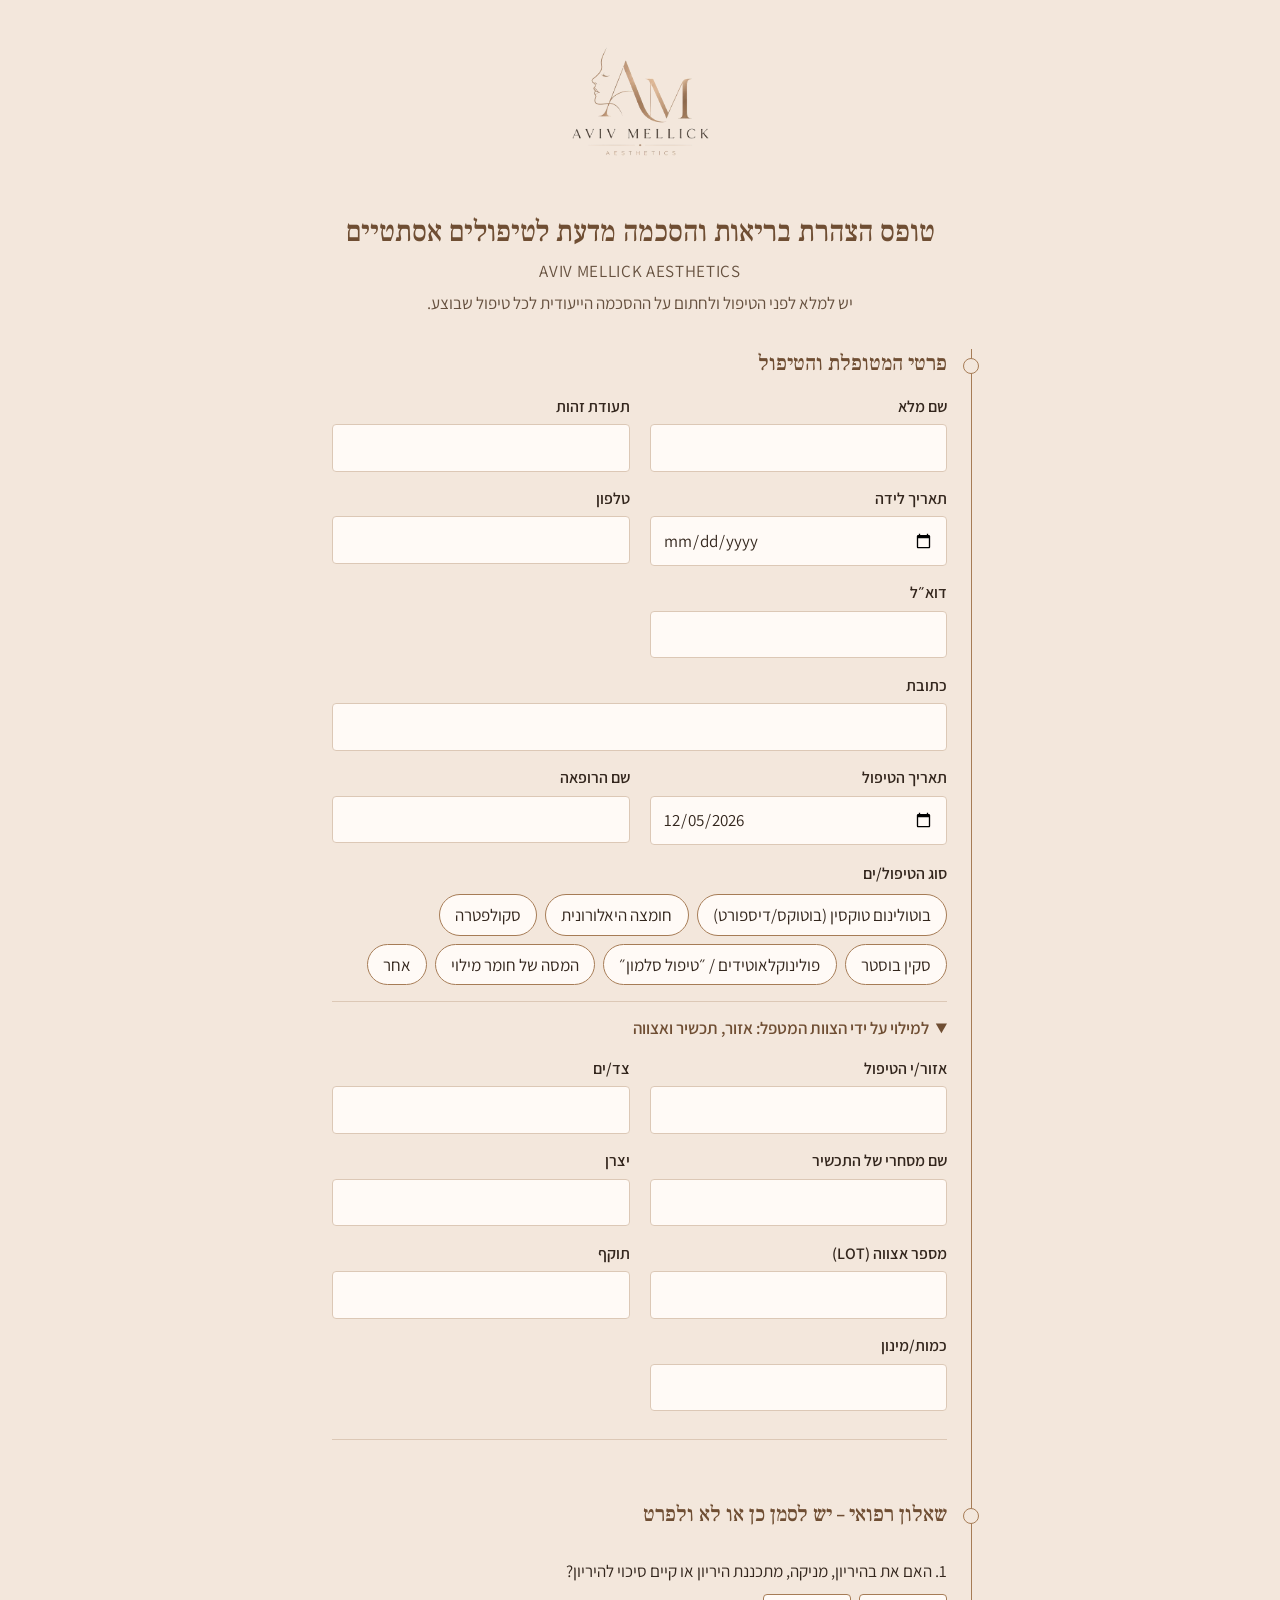
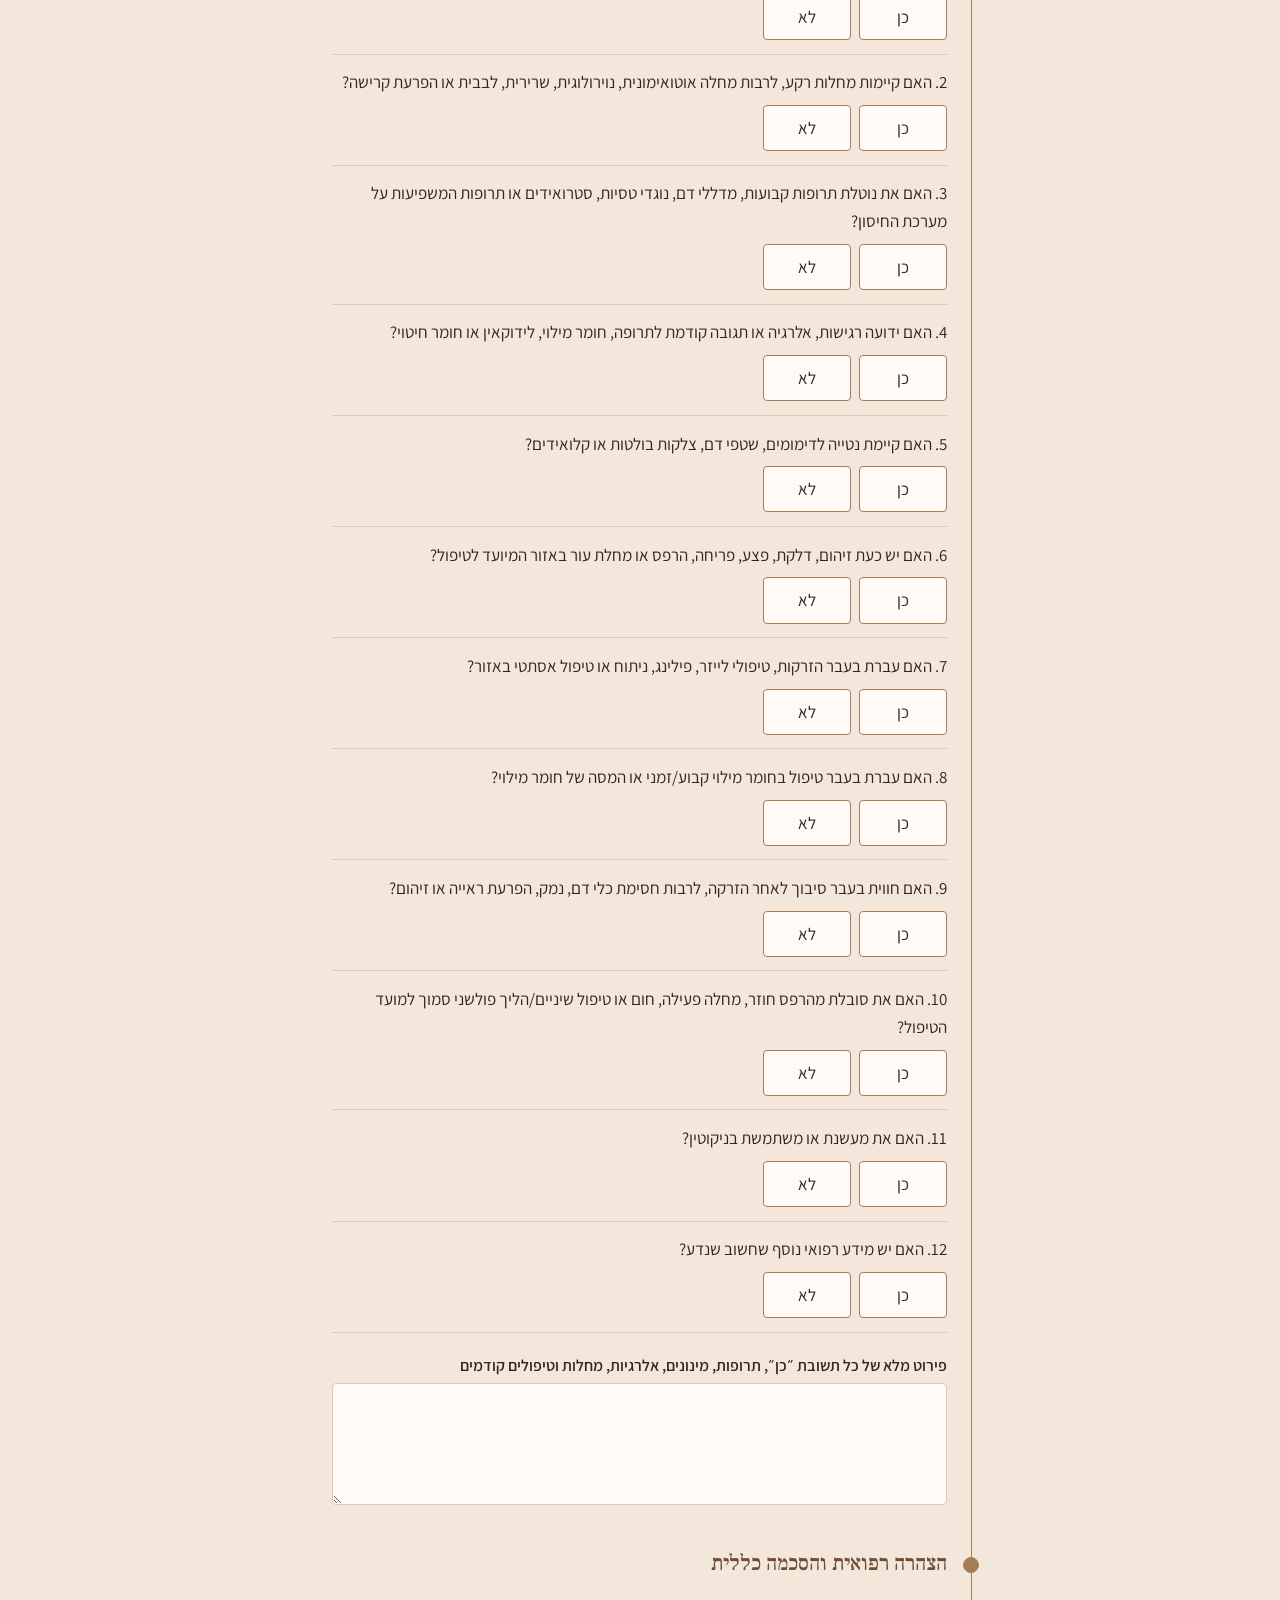
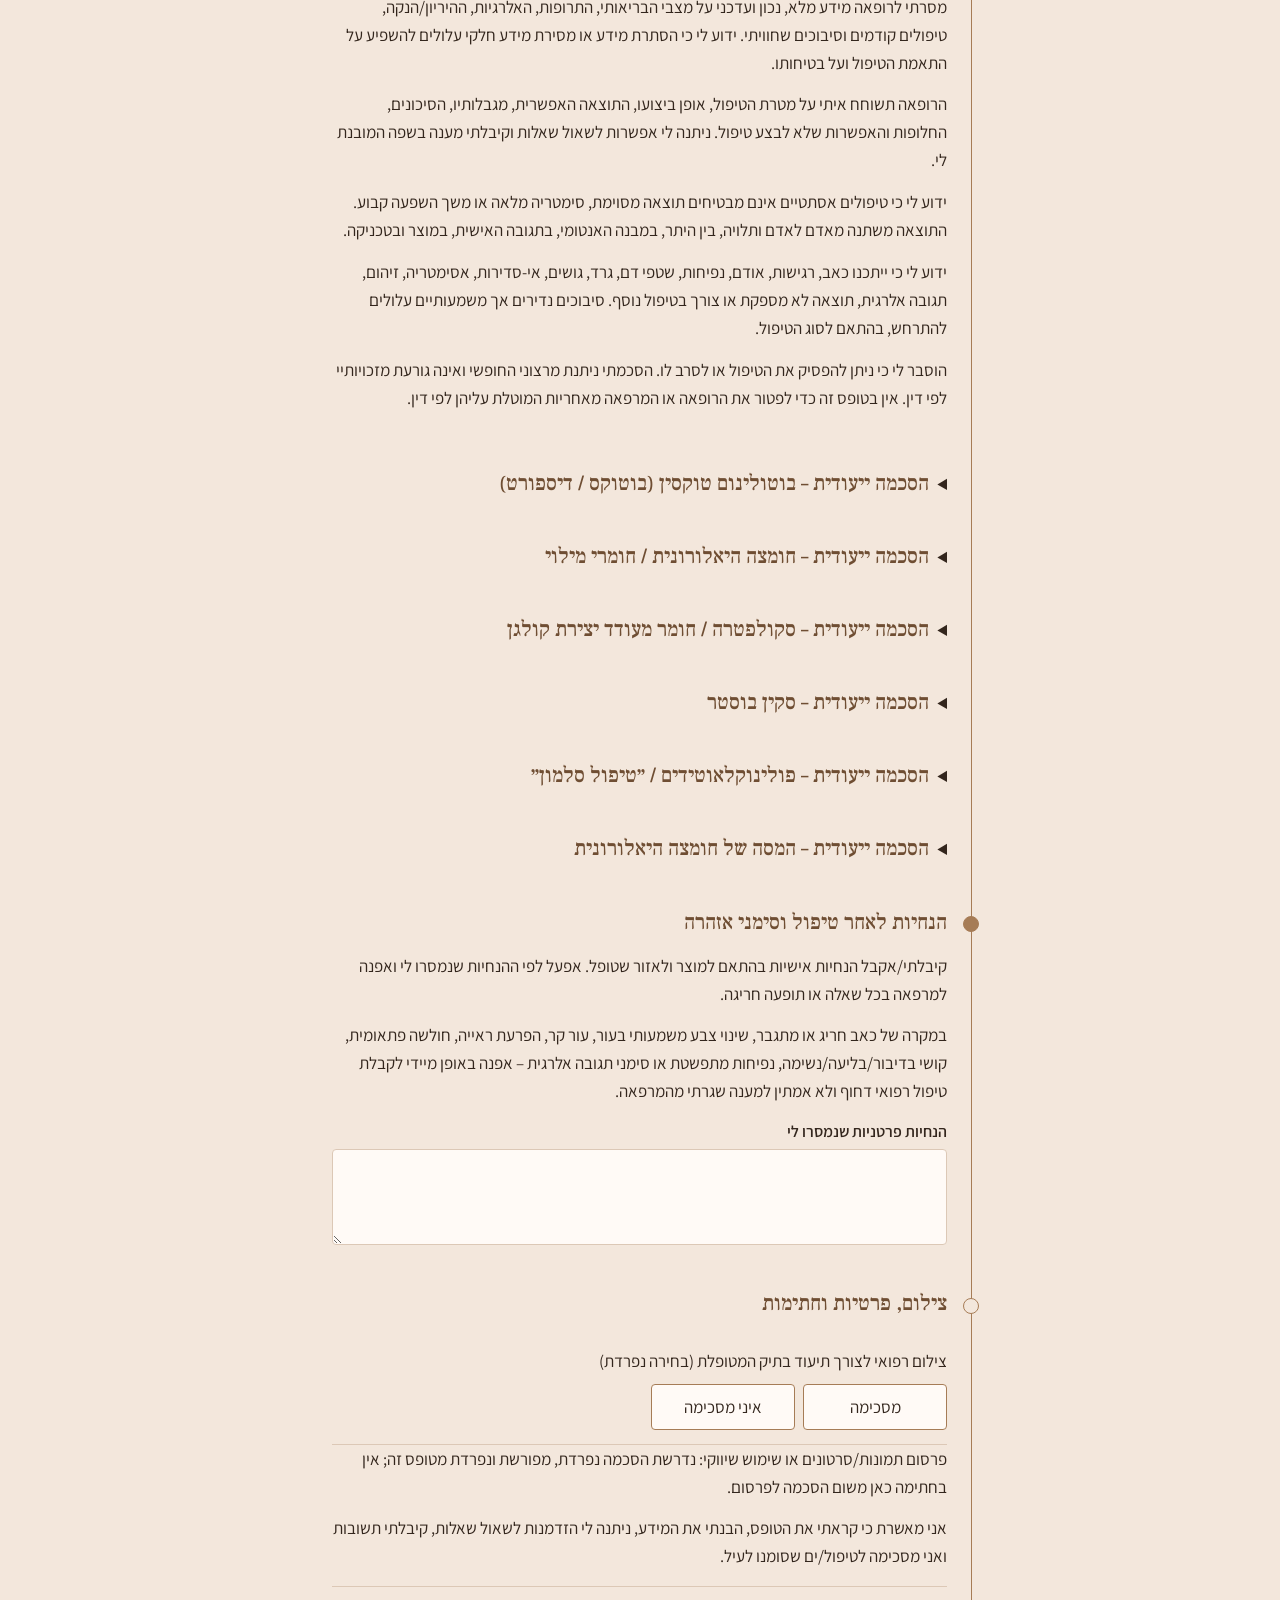
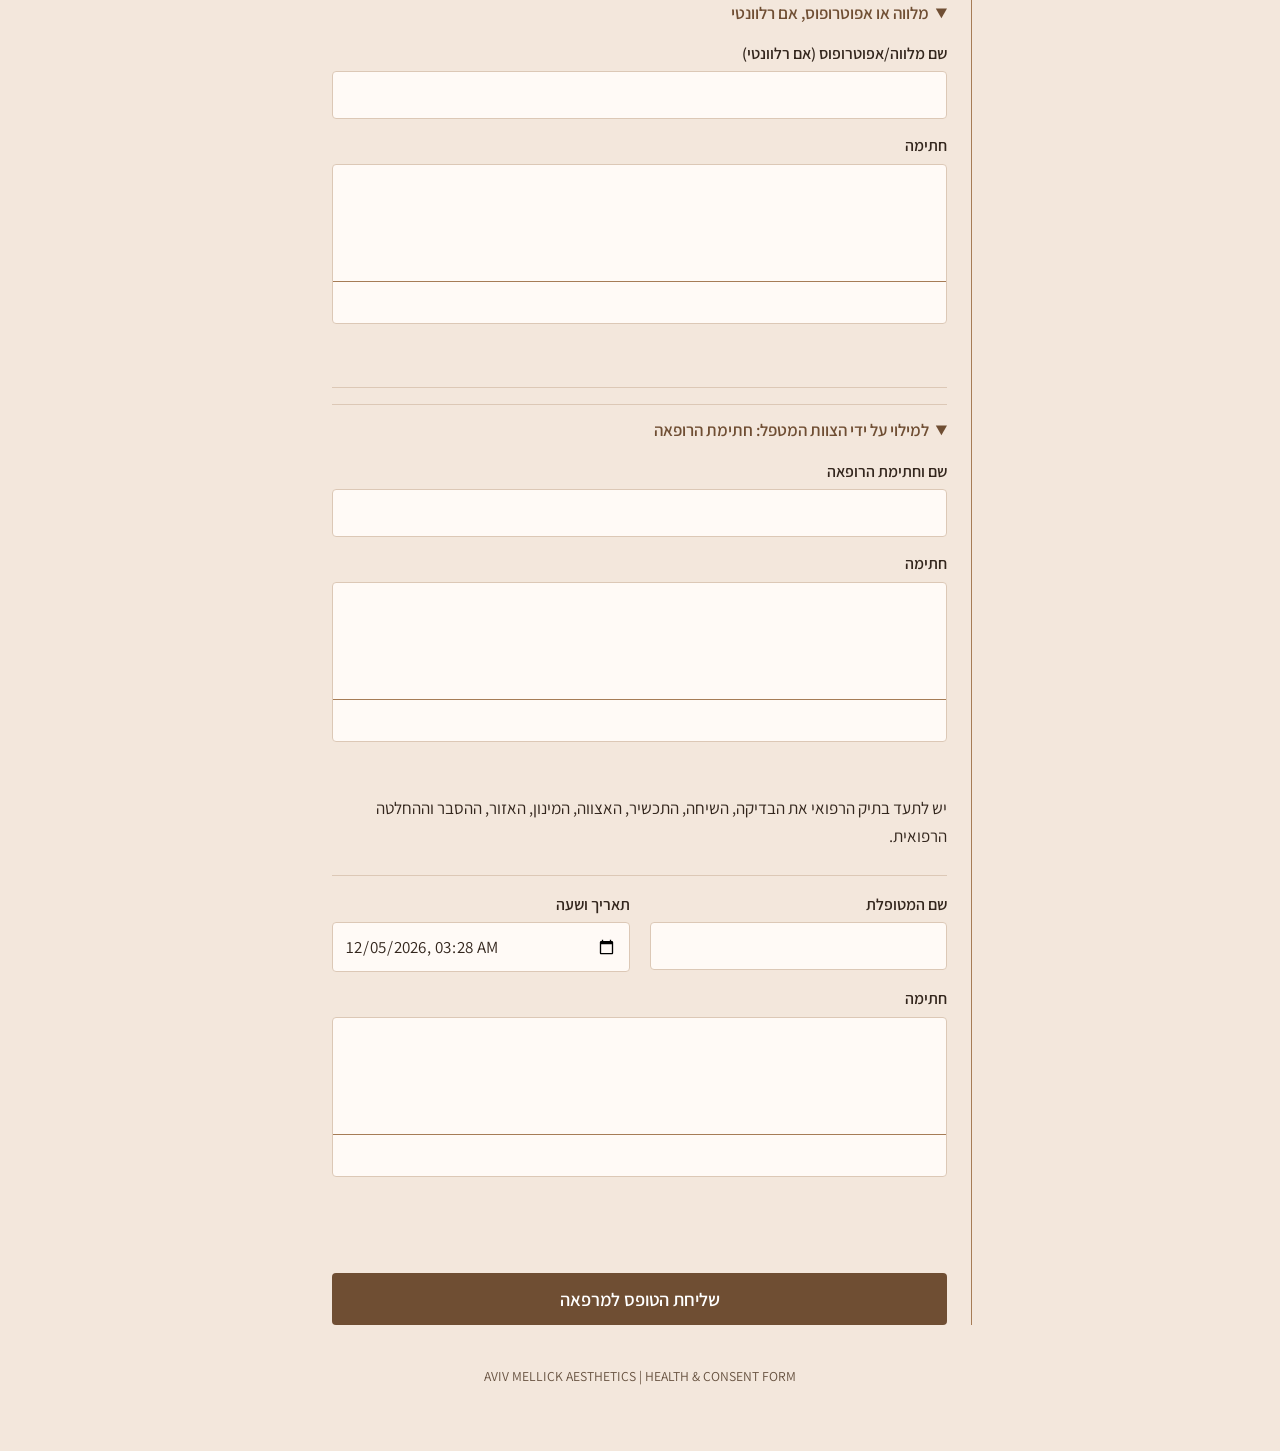
<file: index.html>
<!DOCTYPE html>
<html lang="he" dir="rtl">
<head>
  <meta charset="utf-8">
  <meta name="viewport" content="width=device-width, initial-scale=1">
  <meta http-equiv="Content-Security-Policy" content="default-src 'none'; script-src 'self'; style-src 'self'; img-src 'self' data:; font-src 'self'; connect-src https://*.supabase.co; base-uri 'none'; form-action 'none'">
  <meta name="referrer" content="no-referrer">
  <meta name="robots" content="noindex">
  <title>טופס הצהרת בריאות והסכמה | Aviv Mellick Aesthetics</title>
  <link rel="stylesheet" href="styles.css">
</head>
<body>
  <header class="masthead">
    <img src="assets/logo.jpg" alt="Aviv Mellick Aesthetics" width="180" height="180">
  </header>
  <main id="app" class="document"></main>
  <noscript><p class="notice">כדי למלא את הטופס יש להפעיל JavaScript בדפדפן.</p></noscript>
  <script src="config.js"></script>
  <script src="form-data.js"></script>
  <script src="vendor/supabase.js"></script>
  <script src="signature.js"></script>
  <script src="form.js"></script>
</body>
</html>
</file>
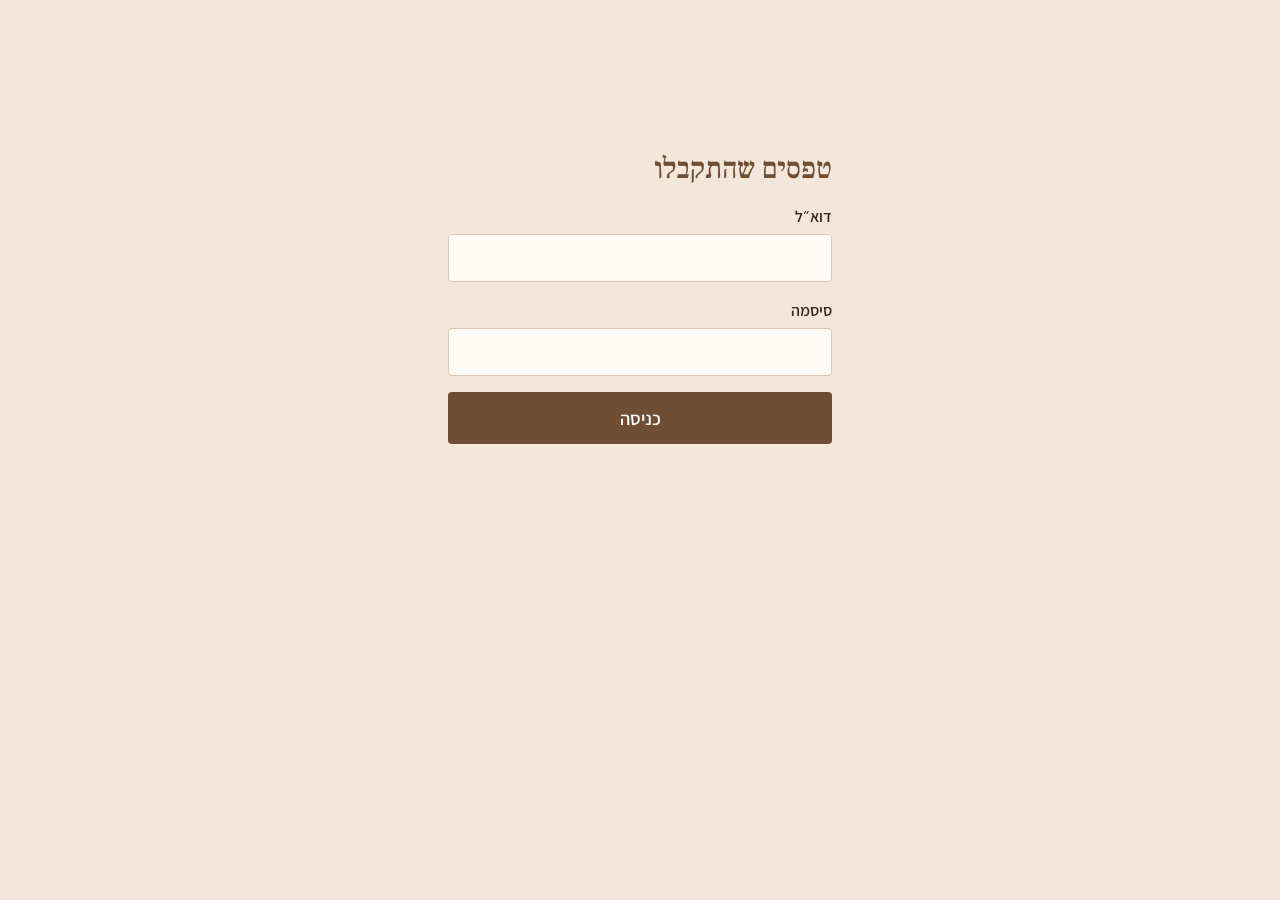
<file: admin.html>
<!DOCTYPE html>
<html lang="he" dir="rtl">
<head>
  <meta charset="utf-8">
  <meta name="viewport" content="width=device-width, initial-scale=1">
  <meta http-equiv="Content-Security-Policy" content="default-src 'none'; script-src 'self'; style-src 'self'; img-src 'self' data:; font-src 'self'; connect-src https://*.supabase.co; base-uri 'none'; form-action 'none'">
  <meta name="referrer" content="no-referrer">
  <meta name="robots" content="noindex, nofollow">
  <title>טפסים שהתקבלו | Aviv Mellick Aesthetics</title>
  <link rel="stylesheet" href="styles.css">
</head>
<body class="admin">
  <main id="app" class="document"></main>
  <script src="config.js"></script>
  <script src="form-data.js"></script>
  <script src="vendor/supabase.js"></script>
  <script src="admin.js"></script>
</body>
</html>
</file>
<file: styles.css>
@font-face { font-family: 'Frank Ruhl Libre'; font-weight: 500; font-display: swap;
  src: url('assets/fonts/frank-ruhl-libre-hebrew-500-normal.woff2') format('woff2');
  unicode-range: U+0590-05FF, U+200C-2010, U+20AA, U+25CC, U+FB1D-FB4F; }
@font-face { font-family: 'Frank Ruhl Libre'; font-weight: 500; font-display: swap;
  src: url('assets/fonts/frank-ruhl-libre-latin-500-normal.woff2') format('woff2');
  unicode-range: U+0000-00FF, U+2000-206F; }
@font-face { font-family: 'Assistant'; font-weight: 400; font-display: swap;
  src: url('assets/fonts/assistant-hebrew-400-normal.woff2') format('woff2');
  unicode-range: U+0590-05FF, U+200C-2010, U+20AA, U+25CC, U+FB1D-FB4F; }
@font-face { font-family: 'Assistant'; font-weight: 400; font-display: swap;
  src: url('assets/fonts/assistant-latin-400-normal.woff2') format('woff2');
  unicode-range: U+0000-00FF, U+2000-206F; }
@font-face { font-family: 'Assistant'; font-weight: 600; font-display: swap;
  src: url('assets/fonts/assistant-hebrew-600-normal.woff2') format('woff2');
  unicode-range: U+0590-05FF, U+200C-2010, U+20AA, U+25CC, U+FB1D-FB4F; }
@font-face { font-family: 'Assistant'; font-weight: 600; font-display: swap;
  src: url('assets/fonts/assistant-latin-600-normal.woff2') format('woff2');
  unicode-range: U+0000-00FF, U+2000-206F; }

:root {
  --blush: #f3e7dc;      /* just under the logo background, so the logo blends in */
  --paper: #fffaf6;
  --ink: #33261d;        /* logo lettering */
  --ink-soft: #66513f;
  --bronze: #a67c56;     /* logo gradient, used for lines and marks only */
  --bronze-deep: #6f4e33; /* bronze dark enough for text and buttons */
  --line: #dcc8b6;
  --alert: #a12a1f;
  --thread: 1.5rem;
}

* { box-sizing: border-box; }
[hidden] { display: none !important; }

html { -webkit-text-size-adjust: 100%; }

body {
  margin: 0;
  background: var(--blush);
  color: var(--ink);
  font: 400 1.0625rem/1.65 'Assistant', 'Arial Hebrew', Arial, sans-serif;
}

.masthead { display: flex; justify-content: center; padding: 1.25rem 0 0; }
.masthead img { display: block; width: 170px; height: auto; mix-blend-mode: darken; }

.document {
  max-width: 44rem;
  margin: 0 auto;
  padding: 1rem 1.25rem 4rem;
}

h1, h2 {
  font-family: 'Frank Ruhl Libre', 'Times New Roman', serif;
  font-weight: 500;
  color: var(--bronze-deep);
  text-wrap: balance;
}
h1 { font-size: 1.85rem; line-height: 1.25; margin: .5rem 0 .4rem; }
h2 { font-size: 1.35rem; line-height: 1.3; margin: 0 0 1rem; }

.intro { margin: 0 0 2rem; color: var(--ink-soft); }
.title-block { text-align: center; }
.brand { margin: 0 0 .25rem; color: var(--ink-soft); letter-spacing: .04em; }
.form-footer { margin: 2.5rem 0 0; text-align: center; color: var(--ink-soft); font-size: .85rem; }

/* The thread: one bronze line down the start edge, a mark per section that fills when it is done. */
#consent-form, body.admin .part { position: relative; }
#consent-form { border-inline-start: 1px solid var(--bronze); }

.part {
  position: relative;
  padding: 0 var(--thread) 2.75rem;
}
.part::before {
  content: '';
  position: absolute;
  inset-inline-start: calc(-.4375rem - .5px);
  top: .55rem;
  width: .875rem;
  height: .875rem;
  border-radius: 50%;
  border: 1px solid var(--bronze);
  background: var(--blush);
  transition: background-color .2s;
}
.part.is-complete::before { background: var(--bronze); }
body.admin .part { padding-inline-start: 0; }
body.admin .part::before { display: none; }

.legal { margin: 0 0 .85rem; max-width: 40rem; }

.grid { display: grid; grid-template-columns: 1fr; gap: .9rem 1.25rem; margin-bottom: 1rem; }
@media (min-width: 34rem) {
  .grid { grid-template-columns: 1fr 1fr; }
  .wide { grid-column: 1 / -1; }
}

.field { display: flex; flex-direction: column; gap: .25rem; min-width: 0; }
.field label, .field-label { font-weight: 600; font-size: 1rem; padding: 0; }

input[type='text'], input[type='email'], input[type='tel'], input[type='date'],
input[type='datetime-local'], input[type='password'], input[type='search'], textarea {
  width: 100%;
  min-height: 2.9rem;
  padding: .55rem .75rem;
  border: 1px solid var(--line);
  border-radius: 4px;
  background: var(--paper);
  color: var(--ink);
  font: inherit;
  font-size: 1.0625rem; /* keeps iOS from zooming on focus */
}
input[dir='ltr'] { text-align: right; }
textarea { resize: vertical; line-height: 1.5; }

:focus-visible { outline: 2px solid var(--bronze-deep); outline-offset: 2px; }

fieldset.bare { border: 0; margin: 0 0 1rem; padding: 0; min-width: 0; }
fieldset.bare > legend { padding: 0; margin-bottom: .4rem; }

/* Consents: a heading with an arrow, for reading or hiding the text */
details.part > summary { cursor: pointer; margin-bottom: 1rem; }
details.part > summary > h2 { display: inline; margin: 0; }
details.part:not([open]) > summary { margin-bottom: 0; }
details.part.is-unselected::before { display: none; }
.hint { color: var(--ink-soft); font-size: .95rem; margin: 0; }

/* Treatment choices */
.pills { display: flex; flex-wrap: wrap; gap: .5rem; }
.pill input, .yesno input { position: absolute; opacity: 0; width: 1px; height: 1px; }
.pill span {
  display: block;
  padding: .55rem .95rem;
  border: 1px solid var(--bronze);
  border-radius: 2rem;
  background: var(--paper);
  cursor: pointer;
  line-height: 1.3;
}
.pill input:checked + span { background: var(--bronze-deep); border-color: var(--bronze-deep); color: #fff; }
.pill input:focus-visible + span, .yesno input:focus-visible + span {
  outline: 2px solid var(--bronze-deep);
  outline-offset: 2px;
}

/* Questionnaire rows */
.question {
  border: 0;
  border-bottom: 1px solid var(--line);
  margin: 0;
  padding: .85rem 0;
  min-width: 0;
}
.question legend { padding: 0; float: right; width: 100%; margin-bottom: .55rem; }
.yesno { clear: both; display: flex; gap: .5rem; }
.yesno label { flex: 0 0 5.5rem; }
.yesno.wide-options label { flex: 0 1 9rem; }
.yesno span {
  display: block;
  text-align: center;
  padding: .5rem;
  border: 1px solid var(--bronze);
  border-radius: 4px;
  background: var(--paper);
  cursor: pointer;
}
.yesno input:checked + span { background: var(--bronze-deep); border-color: var(--bronze-deep); color: #fff; font-weight: 600; }
.question + .field { margin-top: 1.25rem; }

/* Clinic-only groups */
details.clinic { margin: 1rem 0; border-top: 1px solid var(--line); border-bottom: 1px solid var(--line); padding: .7rem 0; }
details.clinic > summary { cursor: pointer; font-weight: 600; color: var(--bronze-deep); }
details.clinic[open] > summary { margin-bottom: .9rem; }

/* Signature: a line to sign on, the way it looks on paper */
.sig { position: relative; }
.sig-canvas {
  display: block;
  width: 100%;
  height: 10rem;
  background: linear-gradient(transparent calc(100% - 2.6rem), var(--bronze) calc(100% - 2.6rem), var(--bronze) calc(100% - 2.6rem + 1px), transparent calc(100% - 2.6rem + 1px)), var(--paper);
  border: 1px solid var(--line);
  border-radius: 4px;
  cursor: crosshair;
  touch-action: none;
}
.sig.is-invalid .sig-canvas { border: 2px solid var(--alert); }
.sig-clear {
  display: block;
  margin-inline-start: auto;
  padding: .35rem 0;
  background: none;
  border: 0;
  color: var(--bronze-deep);
  font: inherit;
  font-size: .95rem;
  text-decoration: underline;
  cursor: pointer;
  visibility: hidden;
}
.sig.is-signed .sig-clear { visibility: visible; }

/* Submit, messages */
.submit-row { padding: 0 var(--thread); }
.submit {
  width: 100%;
  min-height: 3.25rem;
  border: 0;
  border-radius: 4px;
  background: var(--bronze-deep);
  color: #fff;
  font: inherit;
  font-weight: 600;
  font-size: 1.15rem;
  cursor: pointer;
}
.submit:disabled { opacity: .55; cursor: default; }
.error { color: var(--alert); font-weight: 600; margin: .5rem 0; }
.submit-error { margin-bottom: 1rem; }
.notice {
  background: var(--paper);
  border-inline-start: 3px solid var(--bronze-deep);
  padding: .75rem 1rem;
  margin: 0 0 1.5rem;
}
.done { text-align: center; padding: 3rem 0; }

/* Admin */
.toolbar { display: flex; flex-wrap: wrap; gap: 1.25rem; justify-content: flex-end; margin-bottom: 1rem; }
.link { background: none; border: 0; padding: .25rem 0; color: var(--bronze-deep); font: inherit; font-weight: 600; text-decoration: underline; cursor: pointer; text-align: start; }
.login { max-width: 24rem; margin: 15vh auto 0; display: grid; gap: 1rem; }
.login h1 { margin: 0; }
.search { margin: 1rem 0; }
.table-scroll { overflow-x: auto; }
.records { width: 100%; border-collapse: collapse; background: var(--paper); }
.records th, .records td { text-align: start; padding: .6rem .75rem; border-bottom: 1px solid var(--line); white-space: nowrap; }
.records th { font-weight: 600; color: var(--ink-soft); }

.answers { margin: 0 0 1rem; display: grid; grid-template-columns: 1fr; gap: .1rem 1.25rem; }
@media (min-width: 34rem) { .answers { grid-template-columns: 1fr 1fr; } }
.answers.stacked { grid-template-columns: 1fr; }
.answer { padding: .5rem 0; border-bottom: 1px solid var(--line); min-width: 0; }
.answer dt { color: var(--ink-soft); font-size: .95rem; }
.answer dd { margin: 0; font-weight: 600; white-space: pre-wrap; overflow-wrap: anywhere; }
.answer.flagged dd { color: var(--alert); }
.sig-image { display: block; max-width: 100%; max-height: 7rem; }

@media (prefers-reduced-motion: reduce) { * { transition: none !important; } }

@media print {
  body { background: #fff; font-size: 11pt; }
  .no-print, .toolbar { display: none !important; }
  .document { max-width: none; padding: 0; }
  .part { padding-bottom: 1rem; break-inside: avoid-page; }
  .answer { break-inside: avoid; }
}
</file>
